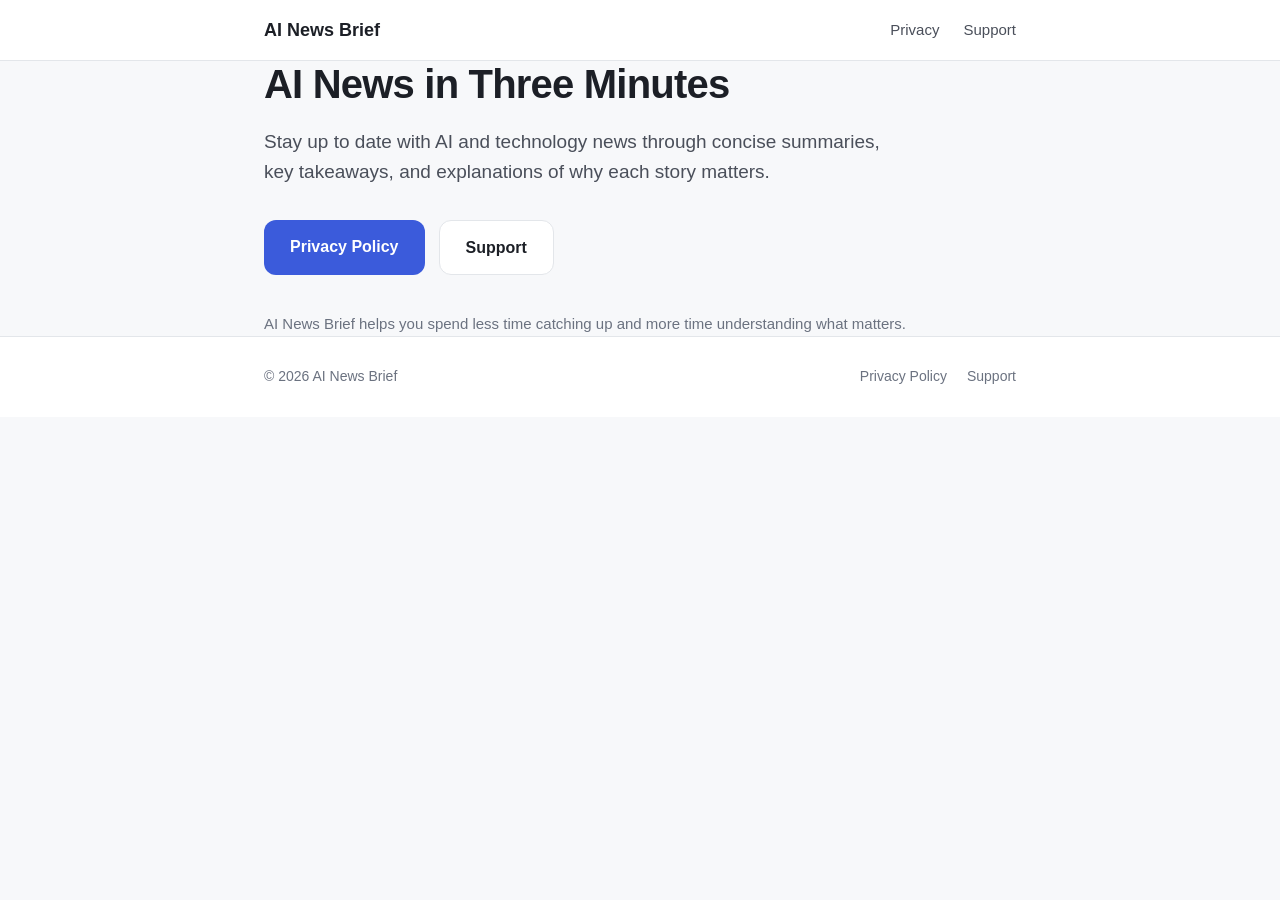
<file: index.html>
<!DOCTYPE html>
<html lang="en">
<head>
  <meta charset="UTF-8">
  <meta name="viewport" content="width=device-width, initial-scale=1">
  <title>AI News Brief — AI News in Three Minutes</title>
  <meta name="description" content="AI News Brief delivers concise summaries of AI and technology news, key takeaways, and explanations of why each story matters.">
  <link rel="stylesheet" href="styles.css">
</head>
<body>
  <a class="skip-link" href="#main">Skip to content</a>
  <header class="site-header">
    <div class="container header-inner">
      <a class="brand" href="./">AI News Brief</a>
      <nav class="site-nav" aria-label="Primary">
        <a href="privacy/">Privacy</a>
        <a href="support/">Support</a>
      </nav>
    </div>
  </header>

  <main id="main" class="container">
    <section class="hero">
      <h1>AI News in Three Minutes</h1>
      <p class="hero-sub">Stay up to date with AI and technology news through concise summaries, key takeaways, and explanations of why each story matters.</p>
      <div class="hero-actions">
        <a class="button button-primary" href="privacy/">Privacy Policy</a>
        <a class="button button-secondary" href="support/">Support</a>
      </div>
      <p class="hero-note">AI News Brief helps you spend less time catching up and more time understanding what matters.</p>
    </section>
  </main>

  <footer class="site-footer">
    <div class="container footer-inner">
      <p>&copy; 2026 AI News Brief</p>
      <nav class="footer-nav" aria-label="Footer">
        <a href="privacy/">Privacy Policy</a>
        <a href="support/">Support</a>
      </nav>
    </div>
  </footer>
</body>
</html>
</file>
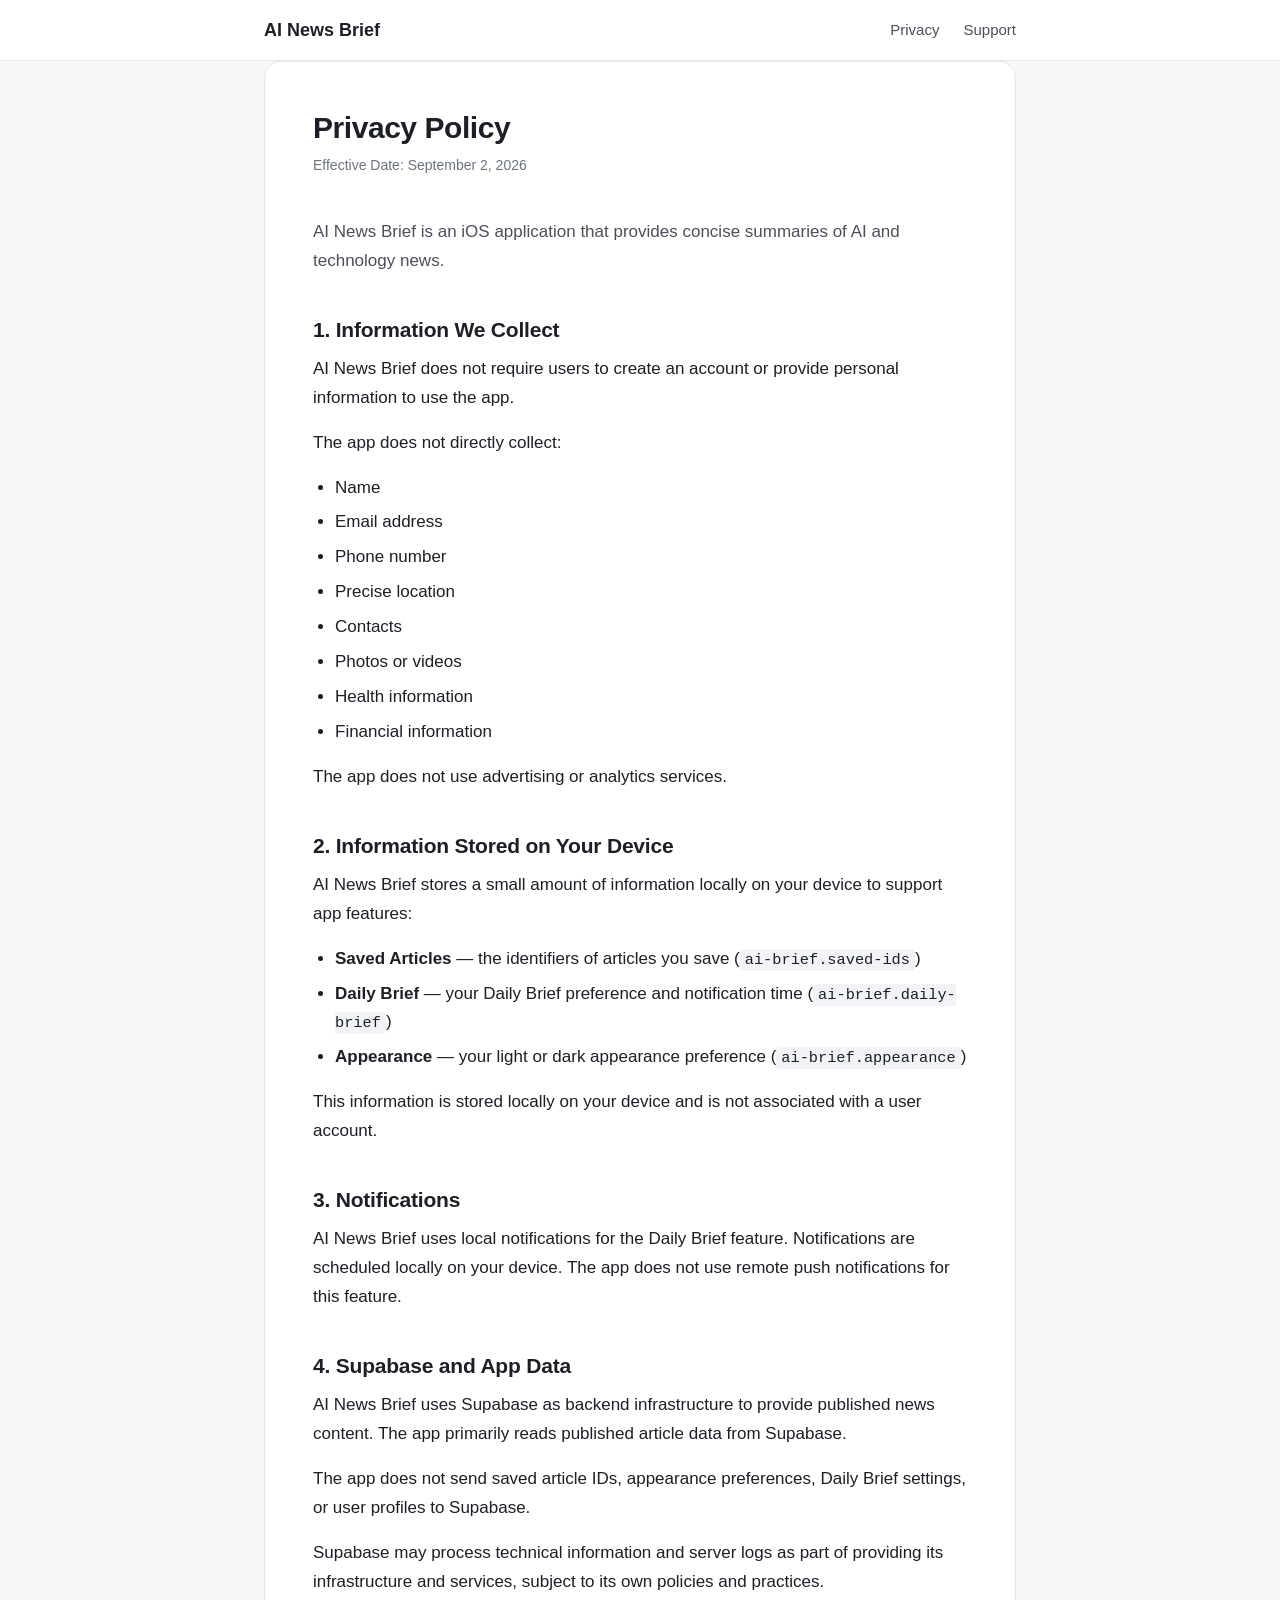
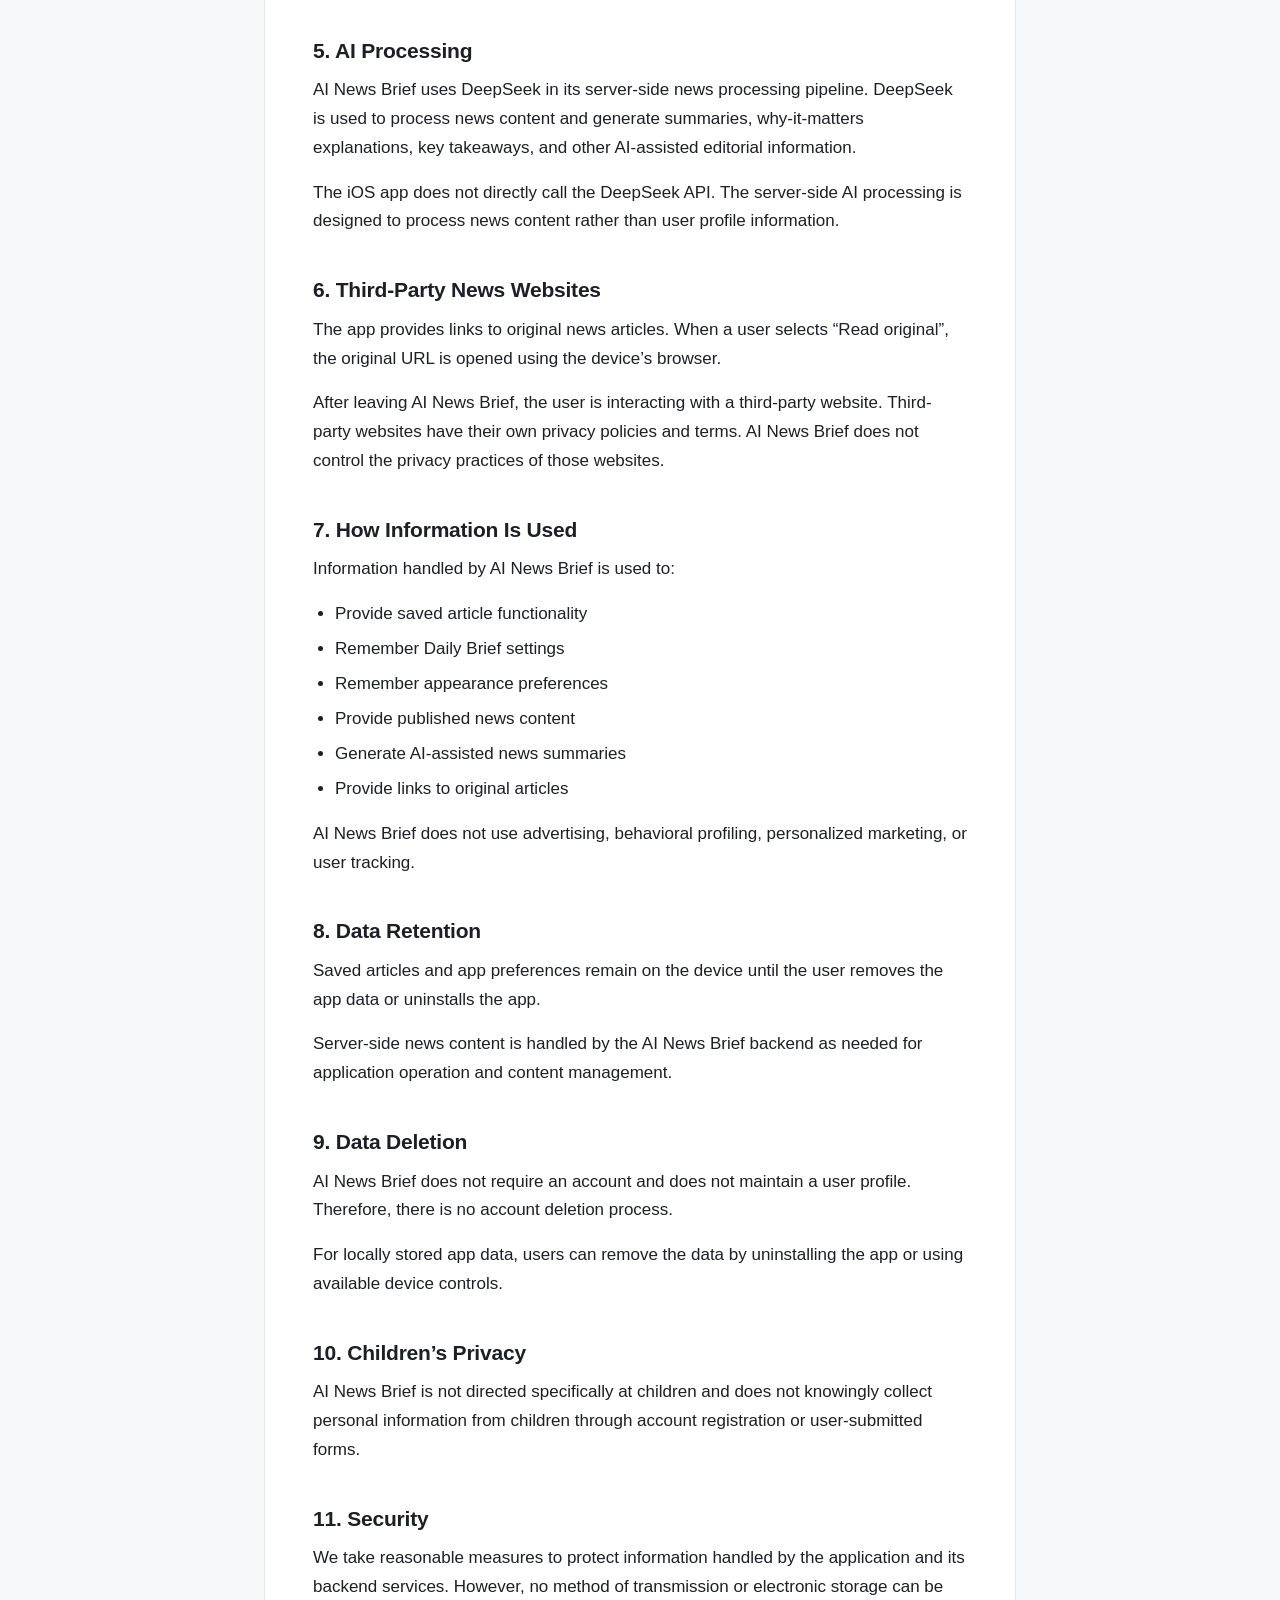
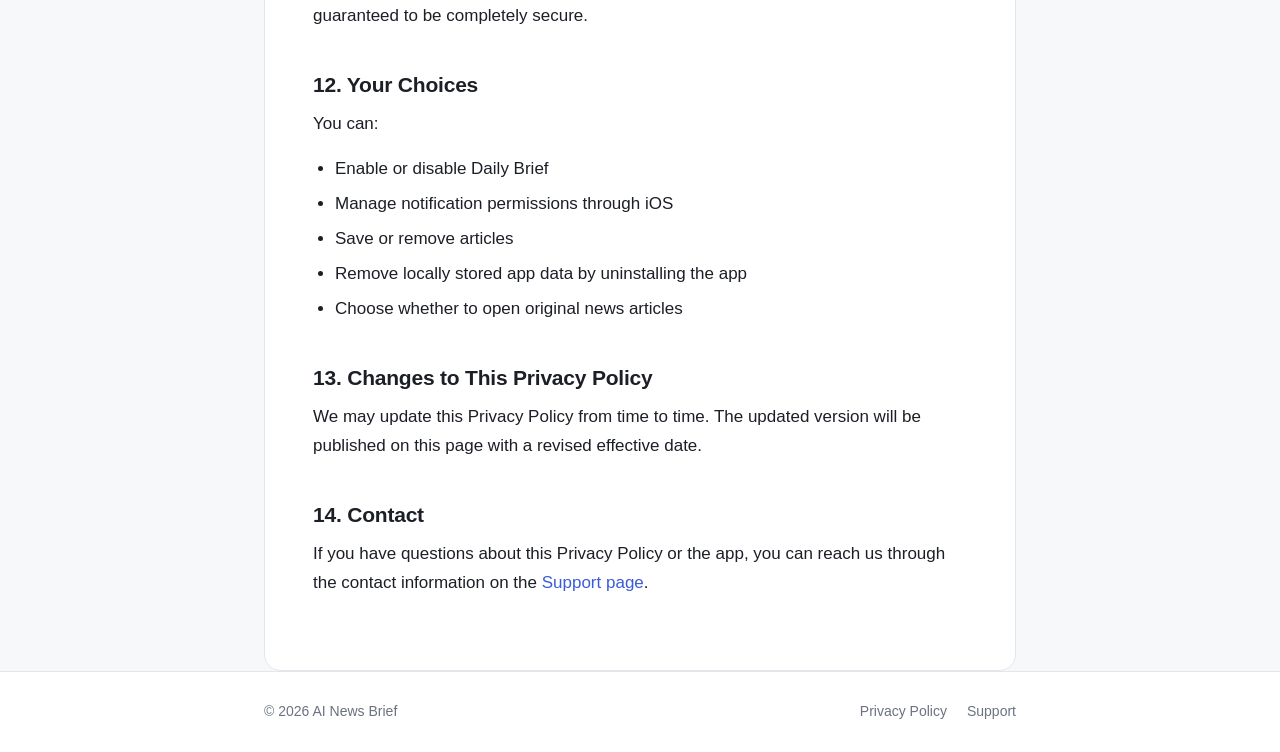
<file: privacy/index.html>
<!DOCTYPE html>
<html lang="en">
<head>
  <meta charset="UTF-8">
  <meta name="viewport" content="width=device-width, initial-scale=1">
  <title>AI News Brief — Privacy Policy</title>
  <meta name="description" content="Privacy Policy for AI News Brief.">
  <link rel="stylesheet" href="../styles.css">
</head>
<body>
  <a class="skip-link" href="#main">Skip to content</a>
  <header class="site-header">
    <div class="container header-inner">
      <a class="brand" href="../">AI News Brief</a>
      <nav class="site-nav" aria-label="Primary">
        <a href="../privacy/">Privacy</a>
        <a href="../support/">Support</a>
      </nav>
    </div>
  </header>

  <main id="main" class="container">
    <article class="page">
      <h1>Privacy Policy</h1>
      <p class="page-meta">Effective Date: September 2, 2026</p>

      <p class="page-intro">AI News Brief is an iOS application that provides concise summaries of AI and technology news.</p>

      <h2>1. Information We Collect</h2>
      <p>AI News Brief does not require users to create an account or provide personal information to use the app.</p>
      <p>The app does not directly collect:</p>
      <ul>
        <li>Name</li>
        <li>Email address</li>
        <li>Phone number</li>
        <li>Precise location</li>
        <li>Contacts</li>
        <li>Photos or videos</li>
        <li>Health information</li>
        <li>Financial information</li>
      </ul>
      <p>The app does not use advertising or analytics services.</p>

      <h2>2. Information Stored on Your Device</h2>
      <p>AI News Brief stores a small amount of information locally on your device to support app features:</p>
      <ul>
        <li><strong>Saved Articles</strong> — the identifiers of articles you save (<code>ai-brief.saved-ids</code>)</li>
        <li><strong>Daily Brief</strong> — your Daily Brief preference and notification time (<code>ai-brief.daily-brief</code>)</li>
        <li><strong>Appearance</strong> — your light or dark appearance preference (<code>ai-brief.appearance</code>)</li>
      </ul>
      <p>This information is stored locally on your device and is not associated with a user account.</p>

      <h2>3. Notifications</h2>
      <p>AI News Brief uses local notifications for the Daily Brief feature. Notifications are scheduled locally on your device. The app does not use remote push notifications for this feature.</p>

      <h2>4. Supabase and App Data</h2>
      <p>AI News Brief uses Supabase as backend infrastructure to provide published news content. The app primarily reads published article data from Supabase.</p>
      <p>The app does not send saved article IDs, appearance preferences, Daily Brief settings, or user profiles to Supabase.</p>
      <p>Supabase may process technical information and server logs as part of providing its infrastructure and services, subject to its own policies and practices.</p>

      <h2>5. AI Processing</h2>
      <p>AI News Brief uses DeepSeek in its server-side news processing pipeline. DeepSeek is used to process news content and generate summaries, why-it-matters explanations, key takeaways, and other AI-assisted editorial information.</p>
      <p>The iOS app does not directly call the DeepSeek API. The server-side AI processing is designed to process news content rather than user profile information.</p>

      <h2>6. Third-Party News Websites</h2>
      <p>The app provides links to original news articles. When a user selects &ldquo;Read original&rdquo;, the original URL is opened using the device&rsquo;s browser.</p>
      <p>After leaving AI News Brief, the user is interacting with a third-party website. Third-party websites have their own privacy policies and terms. AI News Brief does not control the privacy practices of those websites.</p>

      <h2>7. How Information Is Used</h2>
      <p>Information handled by AI News Brief is used to:</p>
      <ul>
        <li>Provide saved article functionality</li>
        <li>Remember Daily Brief settings</li>
        <li>Remember appearance preferences</li>
        <li>Provide published news content</li>
        <li>Generate AI-assisted news summaries</li>
        <li>Provide links to original articles</li>
      </ul>
      <p>AI News Brief does not use advertising, behavioral profiling, personalized marketing, or user tracking.</p>

      <h2>8. Data Retention</h2>
      <p>Saved articles and app preferences remain on the device until the user removes the app data or uninstalls the app.</p>
      <p>Server-side news content is handled by the AI News Brief backend as needed for application operation and content management.</p>

      <h2>9. Data Deletion</h2>
      <p>AI News Brief does not require an account and does not maintain a user profile. Therefore, there is no account deletion process.</p>
      <p>For locally stored app data, users can remove the data by uninstalling the app or using available device controls.</p>

      <h2>10. Children&rsquo;s Privacy</h2>
      <p>AI News Brief is not directed specifically at children and does not knowingly collect personal information from children through account registration or user-submitted forms.</p>

      <h2>11. Security</h2>
      <p>We take reasonable measures to protect information handled by the application and its backend services. However, no method of transmission or electronic storage can be guaranteed to be completely secure.</p>

      <h2>12. Your Choices</h2>
      <p>You can:</p>
      <ul>
        <li>Enable or disable Daily Brief</li>
        <li>Manage notification permissions through iOS</li>
        <li>Save or remove articles</li>
        <li>Remove locally stored app data by uninstalling the app</li>
        <li>Choose whether to open original news articles</li>
      </ul>

      <h2>13. Changes to This Privacy Policy</h2>
      <p>We may update this Privacy Policy from time to time. The updated version will be published on this page with a revised effective date.</p>

      <h2>14. Contact</h2>
      <p>If you have questions about this Privacy Policy or the app, you can reach us through the contact information on the <a href="../support/">Support page</a>.</p>
    </article>
  </main>

  <footer class="site-footer">
    <div class="container footer-inner">
      <p>&copy; 2026 AI News Brief</p>
      <nav class="footer-nav" aria-label="Footer">
        <a href="../privacy/">Privacy Policy</a>
        <a href="../support/">Support</a>
      </nav>
    </div>
  </footer>
</body>
</html>
</file>
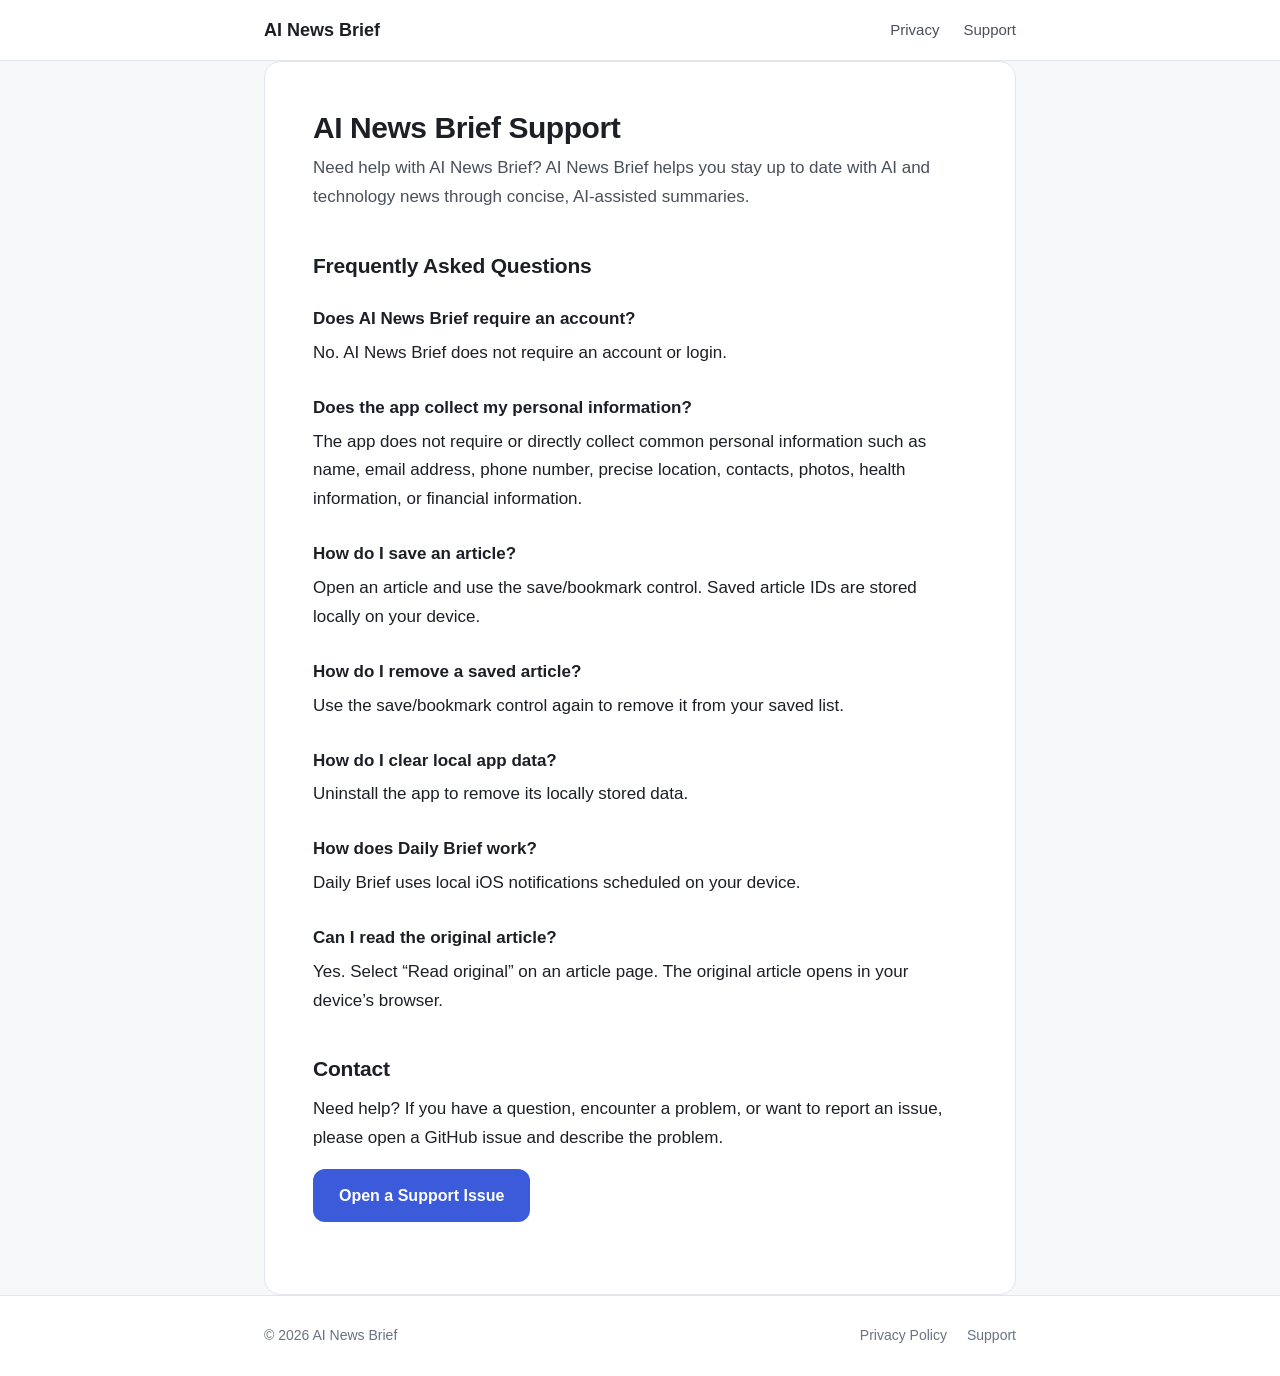
<file: support/index.html>
<!DOCTYPE html>
<html lang="en">
<head>
  <meta charset="UTF-8">
  <meta name="viewport" content="width=device-width, initial-scale=1">
  <title>AI News Brief — Support</title>
  <meta name="description" content="Support and help for AI News Brief.">
  <link rel="stylesheet" href="../styles.css">
</head>
<body>
  <a class="skip-link" href="#main">Skip to content</a>
  <header class="site-header">
    <div class="container header-inner">
      <a class="brand" href="../">AI News Brief</a>
      <nav class="site-nav" aria-label="Primary">
        <a href="../privacy/">Privacy</a>
        <a href="../support/">Support</a>
      </nav>
    </div>
  </header>

  <main id="main" class="container">
    <article class="page">
      <h1>AI News Brief Support</h1>
      <p class="page-intro">Need help with AI News Brief? AI News Brief helps you stay up to date with AI and technology news through concise, AI-assisted summaries.</p>

      <h2>Frequently Asked Questions</h2>

      <h3>Does AI News Brief require an account?</h3>
      <p>No. AI News Brief does not require an account or login.</p>

      <h3>Does the app collect my personal information?</h3>
      <p>The app does not require or directly collect common personal information such as name, email address, phone number, precise location, contacts, photos, health information, or financial information.</p>

      <h3>How do I save an article?</h3>
      <p>Open an article and use the save/bookmark control. Saved article IDs are stored locally on your device.</p>

      <h3>How do I remove a saved article?</h3>
      <p>Use the save/bookmark control again to remove it from your saved list.</p>

      <h3>How do I clear local app data?</h3>
      <p>Uninstall the app to remove its locally stored data.</p>

      <h3>How does Daily Brief work?</h3>
      <p>Daily Brief uses local iOS notifications scheduled on your device.</p>

      <h3>Can I read the original article?</h3>
      <p>Yes. Select &ldquo;Read original&rdquo; on an article page. The original article opens in your device&rsquo;s browser.</p>

      <h2>Contact</h2>
      <p>Need help? If you have a question, encounter a problem, or want to report an issue, please open a GitHub issue and describe the problem.</p>
      <p><a class="button button-primary" href="https://github.com/JESSIE-XWJ/ai-news-brief-site/issues">Open a Support Issue</a></p>
    </article>
  </main>

  <footer class="site-footer">
    <div class="container footer-inner">
      <p>&copy; 2026 AI News Brief</p>
      <nav class="footer-nav" aria-label="Footer">
        <a href="../privacy/">Privacy Policy</a>
        <a href="../support/">Support</a>
      </nav>
    </div>
  </footer>
</body>
</html>
</file>
<file: styles.css>
/* AI News Brief — official site */
/* Simple, static, no JavaScript. */

:root {
  --brand: #3b5bdb;
  --brand-dark: #2f4ab8;
  --background: #f7f8fa;
  --surface: #ffffff;
  --text-primary: #1c1f26;
  --text-secondary: #4a4f5a;
  --text-muted: #6b7280;
  --border: #e3e6ea;
  --max-width: 800px;
  --radius: 12px;
}

* {
  box-sizing: border-box;
}

html {
  -webkit-text-size-adjust: 100%;
}

body {
  margin: 0;
  font-family: -apple-system, BlinkMacSystemFont, "SF Pro Text", "Helvetica Neue",
    Arial, sans-serif;
  font-size: 17px;
  line-height: 1.7;
  color: var(--text-primary);
  background: var(--background);
  -webkit-font-smoothing: antialiased;
}

.container {
  max-width: var(--max-width);
  margin: 0 auto;
  padding: 0 24px;
}

a {
  color: var(--brand);
  text-decoration: none;
}

a:hover {
  text-decoration: underline;
}

a:focus-visible,
button:focus-visible {
  outline: 2px solid var(--brand);
  outline-offset: 2px;
  border-radius: 4px;
}

.skip-link {
  position: absolute;
  left: -9999px;
  top: 0;
  background: var(--surface);
  padding: 8px 16px;
  z-index: 10;
}

.skip-link:focus {
  left: 8px;
  top: 8px;
}

/* Header */

.site-header {
  background: var(--surface);
  border-bottom: 1px solid var(--border);
}

.header-inner {
  display: flex;
  align-items: center;
  justify-content: space-between;
  min-height: 60px;
}

.brand {
  font-size: 18px;
  font-weight: 700;
  color: var(--text-primary);
}

.brand:hover {
  text-decoration: none;
}

.site-nav {
  display: flex;
  gap: 24px;
}

.site-nav a {
  font-size: 15px;
  font-weight: 500;
  color: var(--text-secondary);
}

.site-nav a:hover {
  color: var(--brand);
}

/* Main */

main {
  padding-top: 72px;
  padding-bottom: 72px;
}

/* Hero (home) */

.hero h1 {
  font-size: 40px;
  line-height: 1.15;
  letter-spacing: -0.02em;
  margin: 0 0 20px;
  font-weight: 700;
}

.hero-sub {
  font-size: 19px;
  line-height: 1.6;
  color: var(--text-secondary);
  margin: 0 0 32px;
  max-width: 60ch;
}

.hero-actions {
  display: flex;
  flex-wrap: wrap;
  gap: 14px;
  margin-bottom: 36px;
}

.button {
  display: inline-block;
  padding: 13px 26px;
  border-radius: var(--radius);
  font-size: 16px;
  font-weight: 600;
  text-align: center;
  transition: background-color 0.15s ease;
}

.button:hover {
  text-decoration: none;
}

.button-primary {
  background: var(--brand);
  color: #ffffff;
}

.button-primary:hover {
  background: var(--brand-dark);
}

.button-secondary {
  background: var(--surface);
  color: var(--text-primary);
  border: 1px solid var(--border);
}

.button-secondary:hover {
  background: #eef0f4;
}

.hero-note {
  font-size: 15px;
  color: var(--text-muted);
  margin: 0;
}

/* Pages (privacy / support) */

.page {
  background: var(--surface);
  border: 1px solid var(--border);
  border-radius: 16px;
  padding: 48px 48px 56px;
}

.page h1 {
  font-size: 30px;
  line-height: 1.2;
  letter-spacing: -0.015em;
  margin: 0 0 8px;
  font-weight: 700;
}

.page .page-meta {
  font-size: 14px;
  color: var(--text-muted);
  margin: 0 0 40px;
}

.page .page-intro {
  font-size: 17px;
  color: var(--text-secondary);
  margin: 0 0 40px;
}

.page h2 {
  font-size: 21px;
  line-height: 1.3;
  margin: 40px 0 12px;
  font-weight: 700;
  letter-spacing: -0.01em;
}

.page h3 {
  font-size: 17px;
  line-height: 1.4;
  margin: 28px 0 8px;
  font-weight: 600;
}

.page p,
.page ul,
.page ol {
  margin: 0 0 16px;
}

.page ul,
.page ol {
  padding-left: 22px;
}

.page li {
  margin-bottom: 6px;
}

.page li:last-child {
  margin-bottom: 0;
}

.page code {
  font-family: ui-monospace, SFMono-Regular, Menlo, Consolas, monospace;
  font-size: 0.9em;
  background: #f1f3f7;
  border-radius: 4px;
  padding: 2px 5px;
}

/* Footer */

.site-footer {
  border-top: 1px solid var(--border);
  background: var(--surface);
  padding: 28px 0;
}

.footer-inner {
  display: flex;
  align-items: center;
  justify-content: space-between;
  flex-wrap: wrap;
  gap: 10px;
}

.site-footer p {
  margin: 0;
  font-size: 14px;
  color: var(--text-muted);
}

.footer-nav {
  display: flex;
  gap: 20px;
}

.footer-nav a {
  font-size: 14px;
  color: var(--text-muted);
}

.footer-nav a:hover {
  color: var(--brand);
}

/* Responsive */

@media (max-width: 640px) {
  .header-inner {
    min-height: 56px;
  }

  .site-nav {
    gap: 16px;
  }

  main {
    padding-top: 44px;
    padding-bottom: 44px;
  }

  .hero h1 {
    font-size: 30px;
  }

  .hero-sub {
    font-size: 17px;
  }

  .page {
    padding: 28px 20px 36px;
    border-radius: 12px;
  }

  .page h1 {
    font-size: 24px;
  }

  .page h2 {
    font-size: 19px;
  }

  .button {
    width: 100%;
  }

  .footer-inner {
    flex-direction: column;
    align-items: flex-start;
    gap: 8px;
  }
}
</file>
